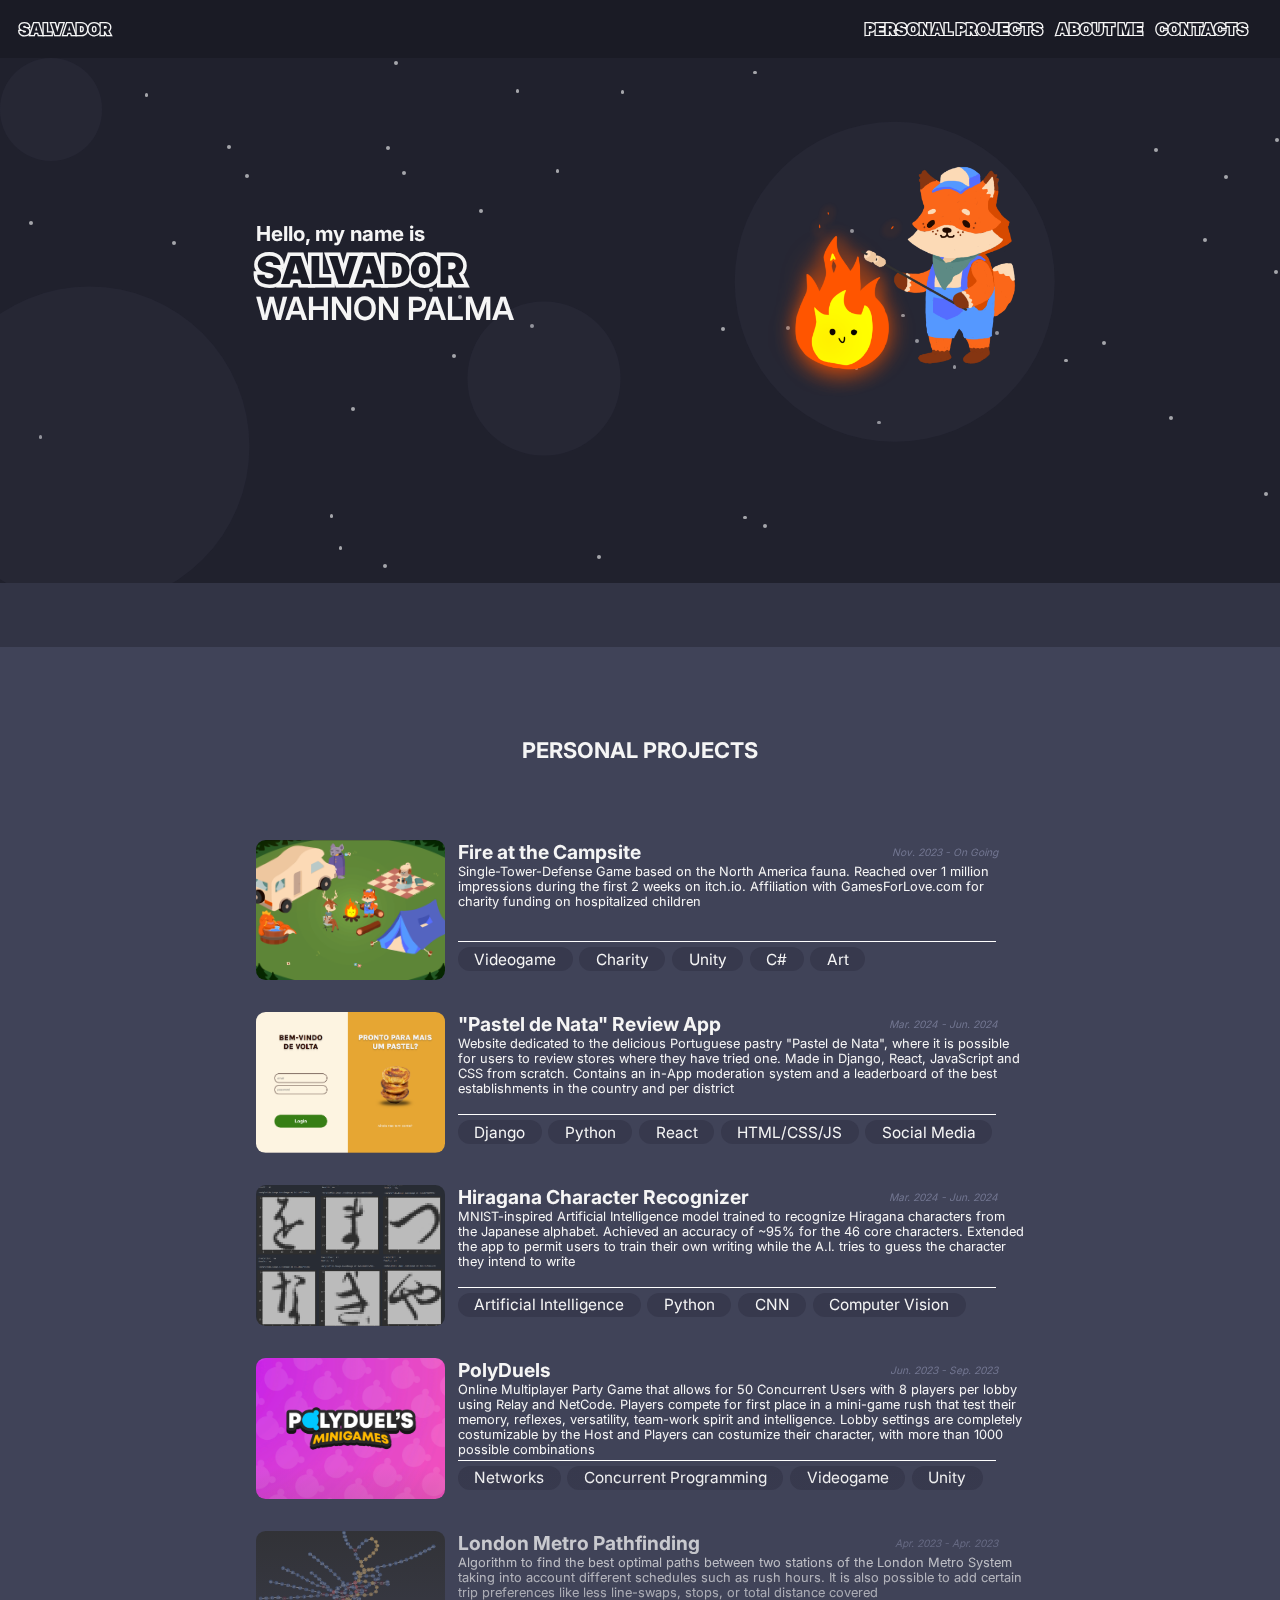
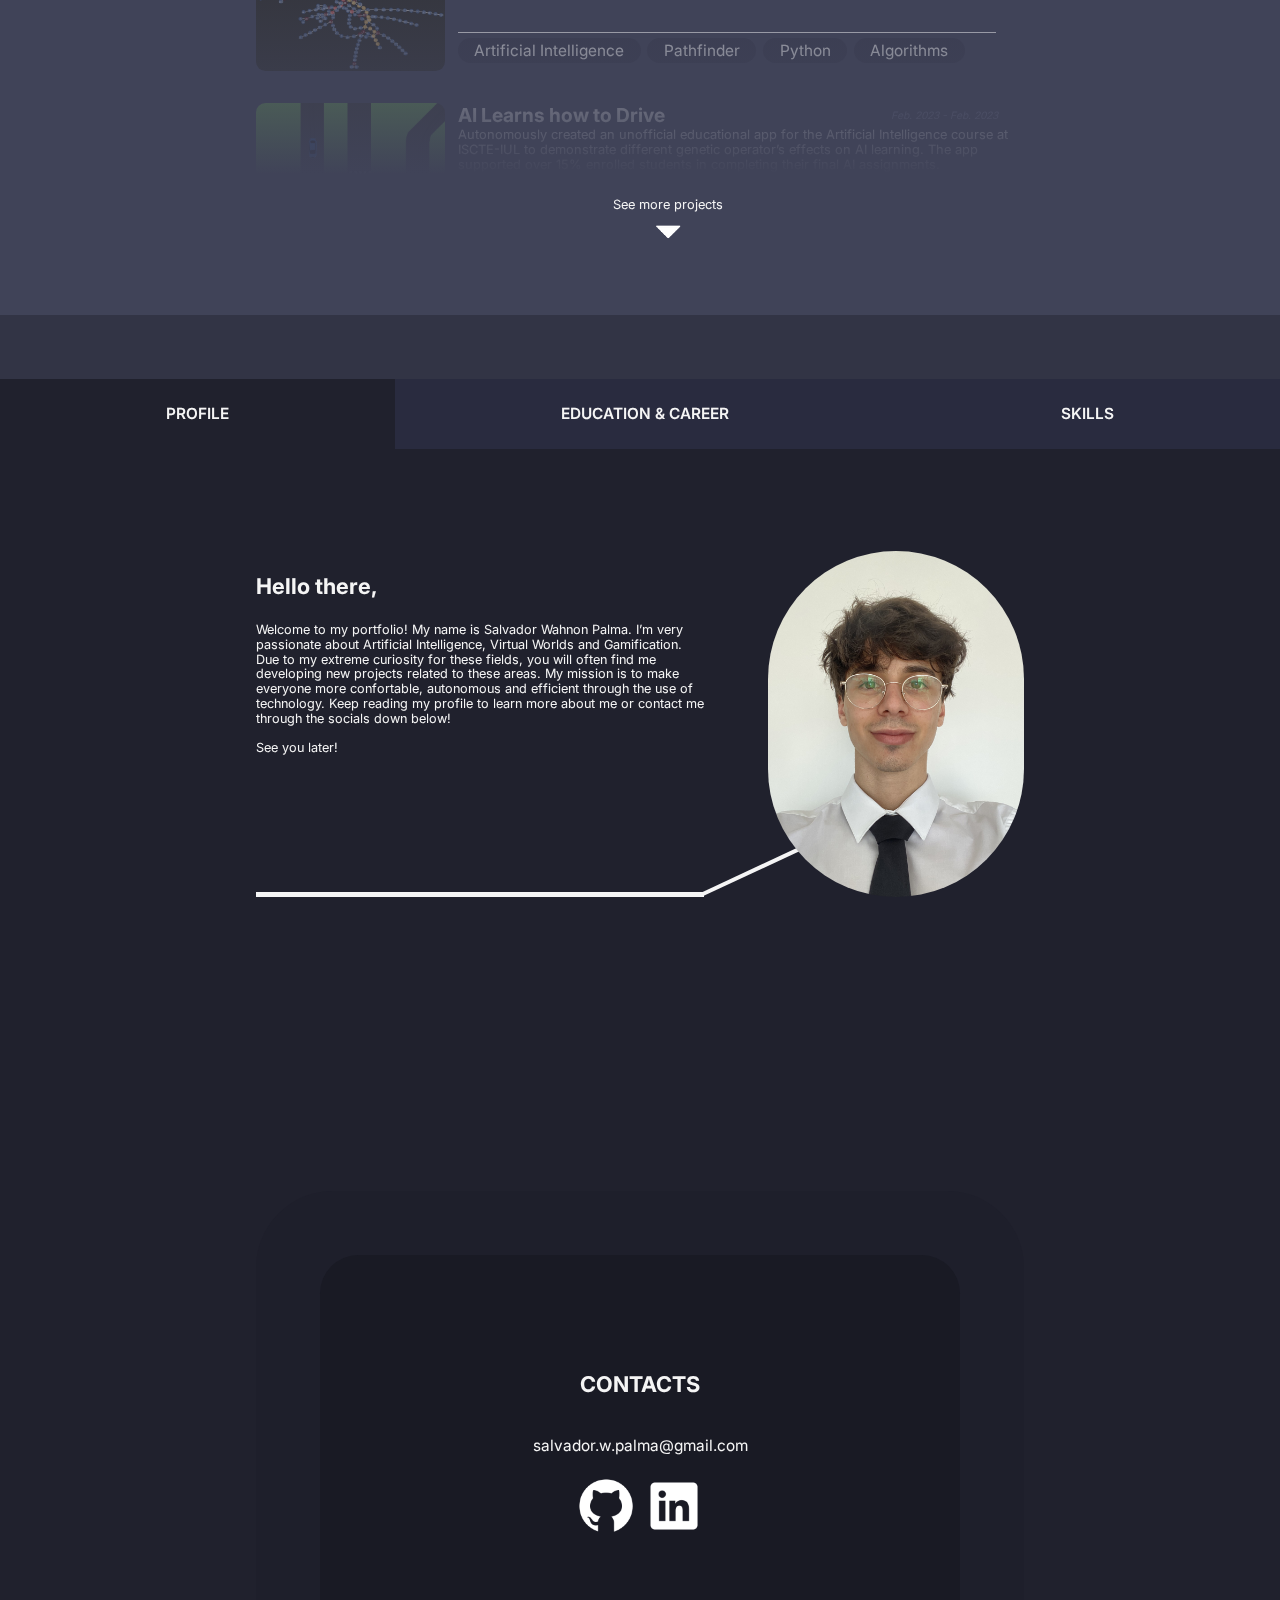
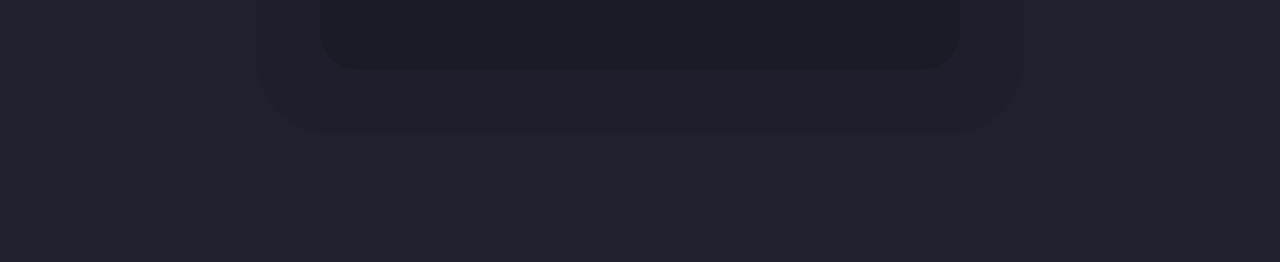
<file: index.html>
<!DOCTYPE html>
<html lang="en">

<head>
    <meta charset="utf-8">
    <meta name="viewport" content="width=device-width,initial-scale=1">
    <link rel="stylesheet" href="style.css">
    <script src="js/wiggle.js"></script>
    <link rel="icon" type="image/x-icon" href="img/Favico.png">
    <title>Salvador Palma</title>
    <title></title>
</head>

<body>

    <header>
        <span class="header-button prevent-select">
            <span>SALVADOR</span>
            <div>SALVADOR</div>
        </span>
        <nav class="prevent-select">
            <a href="#Personal-Projects" class="header-button">
                <span>PERSONAL PROJECTS</span>
                <div>PERSONAL PROJECTS</div>
            </a>
            <a href="#Information" class="header-button">
                <span>ABOUT ME</span>
                <div>ABOUT ME</div>
            </a>
            <a href="#Contacts" class="header-button">
                <span>CONTACTS</span>
                <div>CONTACTS</div>
            </a>
        </nav>

    </header>

    <div class="background-circle first wiggle"></div>
    <div class="background-circle second wiggle"></div>
    <div class="background-circle third wiggle"></div>


    <div class="background-circle fourth" id="follow-mouse"></div>
    <div id="star-container"></div>
    <div id="star-container2"></div>
    <div id="star-container3"></div>


    <section id="Hero">
        <div class="Hero-Name-Container prevent-select">
            <h4>Hello, my name is</h4>
            <span class="header-button">
                <span>SALVADOR</span>
                <div>SALVADOR</div>
            </span>
            <h1>WAHNON PALMA</h1>
        </div>
        <img class="prevent-select" src="img/Rowl.png">
    </section>
    <section class="Fade-Section"></section>

    <section id="Projects" class="expand">
        <h1 id="Personal-Projects">PERSONAL PROJECTS</h1>
        <div id="Project-Container">
            <div class="Project-Slots">
                <img src="img/Fire at the Campsite.png">
                <div>
                    <h4>Fire at the Campsite <i>Nov. 2023 - On Going</i></h4>
                    <span>Single-Tower-Defense Game based on the North America fauna. Reached over 1 million impressions during the first 2 weeks on itch.io. Affiliation with GamesForLove.com for charity funding on hospitalized children</span>
                    <div class="tag-container">
                        <div class="tag">Videogame</div>
                        <div class="tag">Charity</div>
                        <div class="tag">Unity</div>
                        <div class="tag">C#</div>
                        <div class="tag">Art</div>
                    </div>
                </div>
            </div>
            <div class="Project-Slots">
                <img src="img/Pastel2.png">
                <div>
                    <h4>"Pastel de Nata" Review App<i>Mar. 2024 - Jun. 2024</i></h4>
                    <span>Website dedicated to the  delicious Portuguese pastry "Pastel de Nata", where it is possible for users to review stores where they have tried one. Made in Django, React, JavaScript and CSS from scratch. Contains an in-App moderation system and a leaderboard of the best establishments in the country and per district</span>
                    <div class="tag-container">
                        <div class="tag">Django</div>
                        <div class="tag">Python</div>
                        <div class="tag">React</div>
                        <div class="tag">HTML/CSS/JS</div>
                        <div class="tag">Social Media</div>

                    </div>
                </div>
            </div>
            <div class="Project-Slots">
                <img src="img/Hiragana.png">
                <div>
                    <h4>Hiragana Character Recognizer<i>Mar. 2024 - Jun. 2024</i></h4>
                    <span>MNIST-inspired Artificial Intelligence model trained to recognize Hiragana characters from the Japanese alphabet. Achieved an accuracy of ~95% for the 46 core characters. Extended the app to permit users to train their own writing while the A.I. tries to guess the character they intend to write</span>
                    <div class="tag-container">
                        <div class="tag">Artificial Intelligence</div>
                        <div class="tag">Python</div>
                        <div class="tag">CNN</div>
                        <div class="tag">Computer Vision</div>

                    </div>
                </div>
            </div>
            <div class="Project-Slots">
                <img src="img/PolyDuels.png">
                <div>
                    <h4>PolyDuels <i>Jun. 2023 - Sep. 2023</i></h4>
                    <span>Online Multiplayer Party Game that allows for 50 Concurrent Users
                        with 8 players per lobby using Relay and NetCode. Players compete for first place in a mini-game rush that test their memory, reflexes, versatility, team-work spirit and intelligence. Lobby settings are completely costumizable by the Host and Players can costumize their character, with more than 1000 possible combinations</span>
                    <div class="tag-container">
                        <div class="tag">Networks</div>
                        <div class="tag">Concurrent Programming</div>
                        <div class="tag">Videogame</div>
                        <div class="tag">Unity</div>

                    </div>
                </div>
            </div>
            
            <div class="Project-Slots">
                <img src="img/London2.png">
                <div>
                    <h4>London Metro Pathfinding<i>Apr. 2023 - Apr. 2023</i></h4>
                    <span>Algorithm to find the best optimal paths between two stations of the London Metro System
                        taking into account different schedules such as rush hours. It is also possible to add certain
                        trip preferences like less line-swaps, stops, or total distance covered</span>
                    <div class="tag-container">
                        <div class="tag">Artificial Intelligence</div>
                        <div class="tag">Pathfinder</div>
                        <div class="tag">Python</div>
                        <div class="tag">Algorithms</div>

                    </div>
                </div>
            </div>
            <div class="Project-Slots">
                <img src="img/CarAI2.png">
                <div>
                    <h4>AI Learns how to Drive <i>Feb. 2023 - Feb. 2023</i></h4>
                    <span>Autonomously created an unofficial educational app for the Artificial Intelligence course at
                        ISCTE-IUL to demonstrate different genetic operator’s effects on AI learning. The app supported
                        over 15% enrolled students in completing their final AI assignments.</span>
                    <div class="tag-container">
                        <div class="tag">Artificial Intelligence</div>
                        <div class="tag">Education</div>
                        <div class="tag">Genetic Algorithms</div>
                        <div class="tag">C#</div>
                    </div>
                </div>
            </div>
            <div class="Project-Slots">
                <img src="img/Water.png">
                <div>
                    <h4>Interactive 2D Water Surface<i>Jan. 2023 - Feb. 2023</i></h4>
                    <span>Made an interactive water package through a spring system implementation for surface collision
                        simulation in 2D projects. Big versatily offered through parameterizable fields such as foam
                        height, wave dispersion/strength, stickiness and default wave behaviour</span>
                    <div class="tag-container">
                        <div class="tag">Simulation</div>
                        <div class="tag">Resource</div>
                        <div class="tag">Physics</div>

                    </div>
                </div>
            </div>
            <div class="Project-Slots">
                <img src="img/Robot.png">
                <div>
                    <h4>Re-Bot <i>Sep. 2022 - Dec. 2022</i></h4>
                    <span>Challenging platformer about an A.I Robot that can Reboot itself, sending him backwards in
                        time for a few seconds. Discoverable upgrades to unlock new movement options such as walljumps, double jumps, dashes, dash-resets, parries, etc... making the platforming progressively more fast-paced</span>
                    <div class="tag-container">
                        <div class="tag">Videogame</div>
                        <div class="tag">Level-Design</div>
                        <div class="tag">C#</div>
                        <div class="tag">Pixel-Art</div>

                    </div>
                </div>
            </div>
            <div class="Project-Slots">
                <img src="img/Ants.png">
                <div>
                    <h4>Ant Colony Simulation <i>Jun. 2022 - Jul. 2022</i></h4>
                    <span>Semi-Eulerian Simulation of an Ant Colony gathering resources through a simple individual pheromone perception system. Ants that search for food look for "To Food" pheromones while leaving others labeled "To Nest". The exact opposite is done by ants that do have the food and are looking for the nest. Resulting in a amusing short and versatile simulation</span>
                    <div class="tag-container">
                        <div class="tag">Simulation</div>
                        <div class="tag">Autonomous Agents</div>
                        <div class="tag">C#</div>

                    </div>
                </div>
            </div>
            <div class="Project-Slots">
                <img src="img/Archer.png">
                <div>
                    <h4>Archer <i>Jun. 2018 - Nov. 2018</i></h4>
                    <span>Videogame that I made when I was 15 and first got introduced to Game Development. It consists
                        of a Metroidvania where you play as an Archer trying to escape the seemingly infinite cave while
                        acquiring better equipment such as portal, platform, statis, and grappling hook arrows</span>
                    <div class="tag-container">
                        <div class="tag">Videogame</div>
                        <div class="tag">Metroid-Vania</div>
                        <div class="tag">C#</div>
                        <div class="tag">Pixel-Art</div>

                    </div>
                </div>
            </div>
            
            
            <div class="fade-content">
                <div id="Expand-Projects">
                    <span class="see">See more projects</span>
                    
                    <img src="img/Triangle.png">
                    <span class="collapse">Collapse project list</span>
                    

                </div>
            </div>

        </div>
    </section>
    <section class="Fade-Section"></section>
    <section id="Information">
        <nav id="Information-Tabs">
            <div name="Information-Profile" class="enabled">PROFILE</div>
            <div name="Information-Education">EDUCATION & CAREER</div>
            <div name="Information-Skills">SKILLS</div>

        </nav>
        <div id="Information-Profile" class="enabled info-content">
            <div>
                <h4>Hello there,</h4>
                <span>Welcome to my portfolio! My name is Salvador Wahnon Palma. I’m very passionate about Artificial
                    Intelligence, Virtual Worlds and Gamification. Due to my extreme curiosity for these fields, you will often find me developing new projects related to these areas. My mission is to make everyone more confortable, autonomous and efficient through the use of technology. Keep reading my profile to learn more about me or contact me through the socials down below!<br>
                    <br>See you later!</span>
            </div>
            <img src="img/Perfil.png">
            <div class="horizontal-line"></div>
            <div class="diagonal-line"></div>

        </div>
        <div id="Information-Education" class="info-content">
            <div class="education-slot">
                <b class="line-upper"></b>
                <i>2021 Out. - 2024 Jun.</i>
                <div></div>
                <h4>Computer Engineering BSc. at ISCTE-IUL</h4>
                <b class="line-below"></b>
                <span>
                    Final Score of 18.1/20 (~3.83 CGPA)<br>
                    <i>ISTA TOP TALENT</i> 2021/22 Award<br>
                    <i>ISTA TOP TALENT</i> 2022/23 Award<br>
                    <i>ISTA TOP TALENT</i> 2023/24 Award<br>

                </span>
            </div>
            <div class="education-slot">
                <b class="line-upper"></b>
                <i>2024 Feb. - 2024 Jun.</i>
                <div></div>
                <h4>Math Department Teaching Assistant at ISCTE-IUL</h4>
                <b class="line-below"></b>
                <span>
                    Assigned to the Optimization Course for Finance and Accounting,<br> Management and Marketing
                    Management Programmes

                </span>
            </div>
            <div class="education-slot">
                <b class="line-upper"></b>
                <i>2024 Out. - 2025 Jun.</i>
                <div></div>
                <h4>Artificial Intelligence PG at ISCTE-IUL</h4>
                <b class="line-below"></b>
                <span>Specialization in Speech and Natural Language Processing</span>
            </div>

            <div class="education-slot">
                <b class="line-upper"></b>
                <i>2024 Sep. - 2025 Jan.</i>
                <div></div>
                <h4>Japanese A2.2 Course at FLUL</h4>
                <b class="line-below"></b>
                <span>Obtained CEFR A2 Japanese Level, equivaling to JLPT N4</span>
            </div>
            <div class="education-slot">
                <b class="line-upper"></b>
                <i>2024 Sep. - 2025 Jun.</i>
                <div></div>
                <h4>Math Department Teaching Assistant at ISCTE-IUL</h4>
                <b class="line-below"></b>
                <span>Assigned to the Math and Optimization Courses for Finance and Accounting,<br> Management and
                    Marketing Management Programmes</span>
            </div>

            <div class="education-slot">
                <b class="line-upper"></b>
                <i>2025 Jan. - 2025 Feb.</i>
                <div></div>
                <h4>Intensive Japanese Language at Tokyo EF</h4>
                <b class="line-below"></b>
                <span>Homestayed a couple weeks in Tokyo while studying the language and culture</span>
            </div>



        </div>
        <div id="Information-Skills" class="info-content">
            <div class="skills-slot">
                <h4>Programming Language</h4>
                <span>
                    C#, Java, Python, HTML, CSS, SQL, Scala, C, ProLog, VB6
                </span>
            </div>
            <div class="skills-slot">
                <h4>Development Tools</h4>
                <span>
                    Unity Engine, OutSystems, phpMyAdmin, JuPyter Notebooks, Adobe Illustrator, Krita,
                </span>
            </div>
            <div class="skills-slot">
                <h4>Interpersonal</h4>
                <span>
                    Creative, Problem-Solver, Autonomous, Responsible
                </span>
            </div>
            <div class="skills-slot">
                <h4>Hobbies and Interests</h4>
                <span>
                    VR and Game-Development, Cooking, Language Learning, Illustration, Playing Piano, Volleyball
                </span>
            </div>
            <div class="skills-slot">
                <h4>Language</h4>
                <span>
                    Portuguese (Native)<br>
                    English (IELTS 8.0 ~CEFR C1)<br>
                    Japanese (CEFR A2 ~JLPT N4)<br>
                    Chinese (<i>Mandarin and Chinese Culture at ISCTE-IUL</i>)
                </span>
            </div>




        </div>

    </section>
    
    <section id="Contacts">
        <div>

        
            <h1>CONTACTS</h1>
            <a href="mailto:salvador.w.palma@gmail.com">salvador.w.palma@gmail.com</h5>
            <div>
                <a href="https://github.com/salvador-palma"><img src="img/GitHub.png"></a>
                <a href="https://www.linkedin.com/in/salvador-palma-8a2561252/"><img src="img/LinkedIn.png"> </a>
                
            </div>
        </div>
    </section>
</body>

</html>
</file>
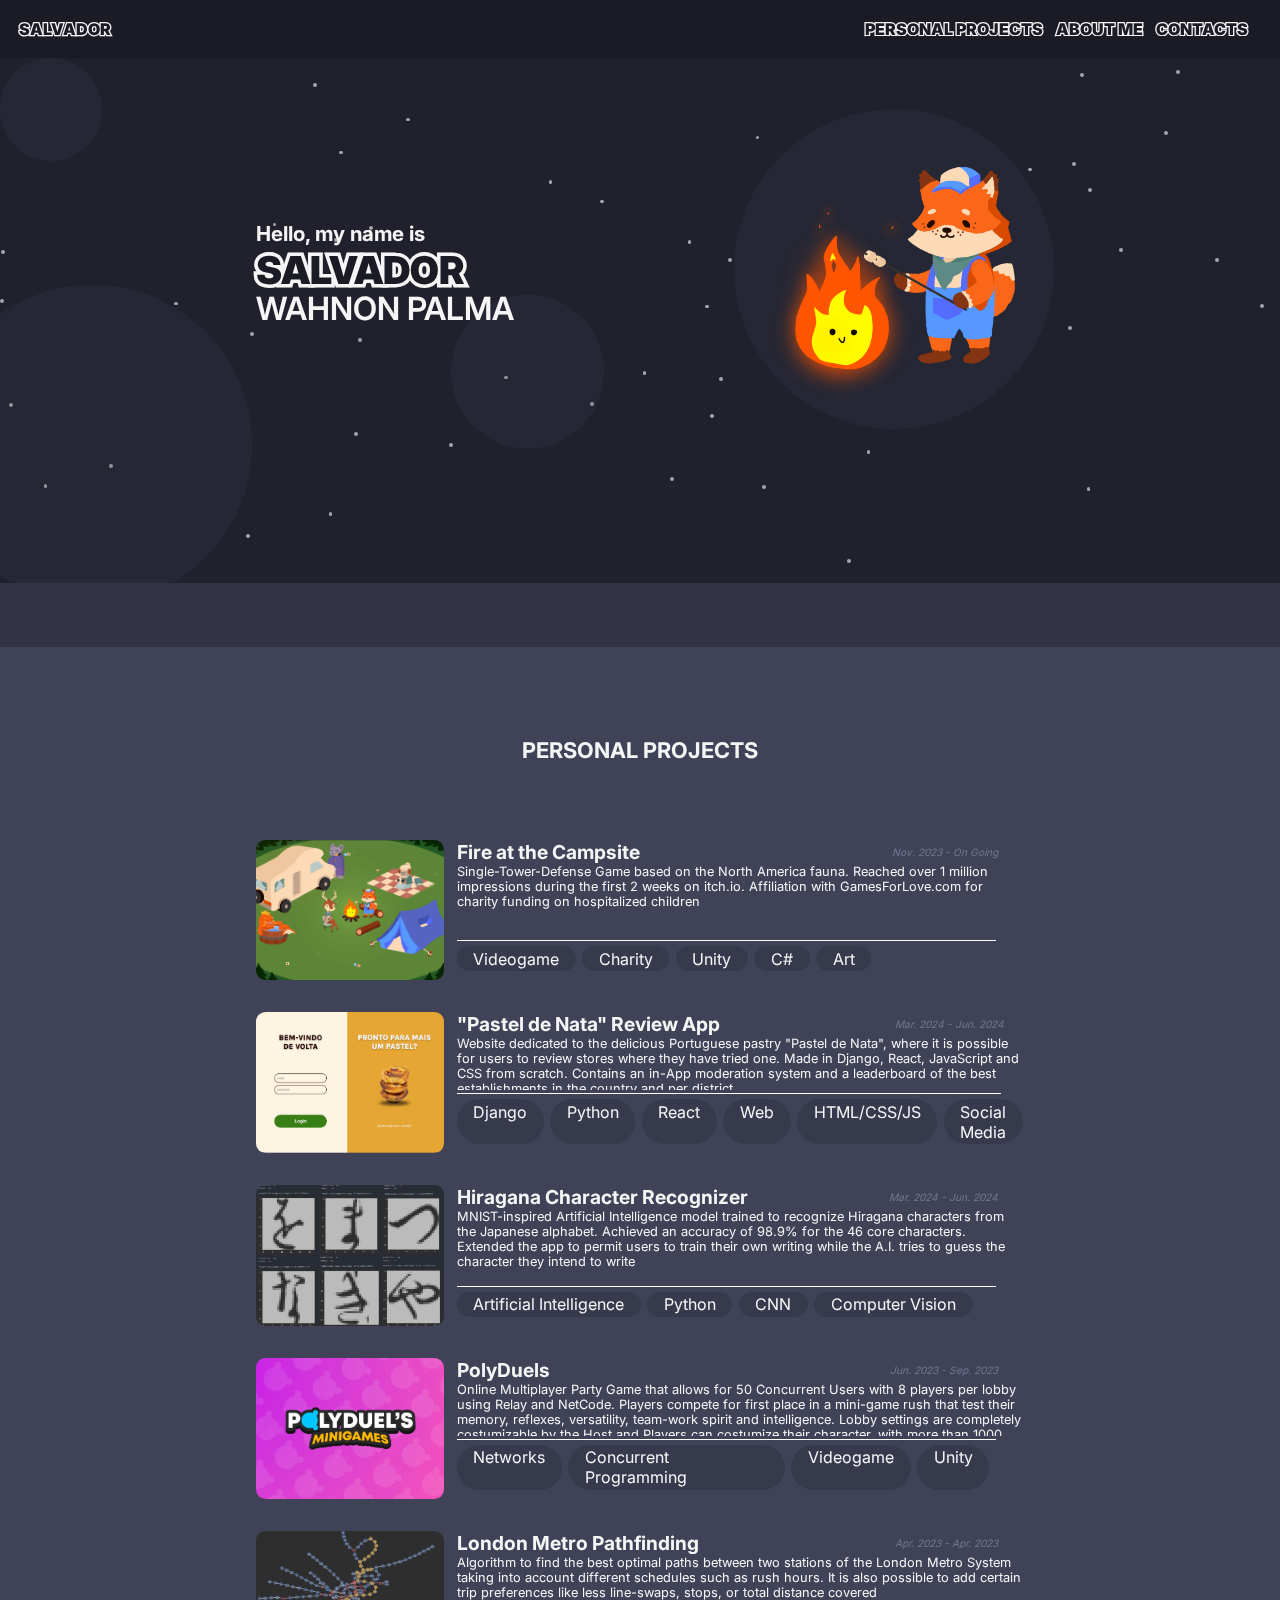
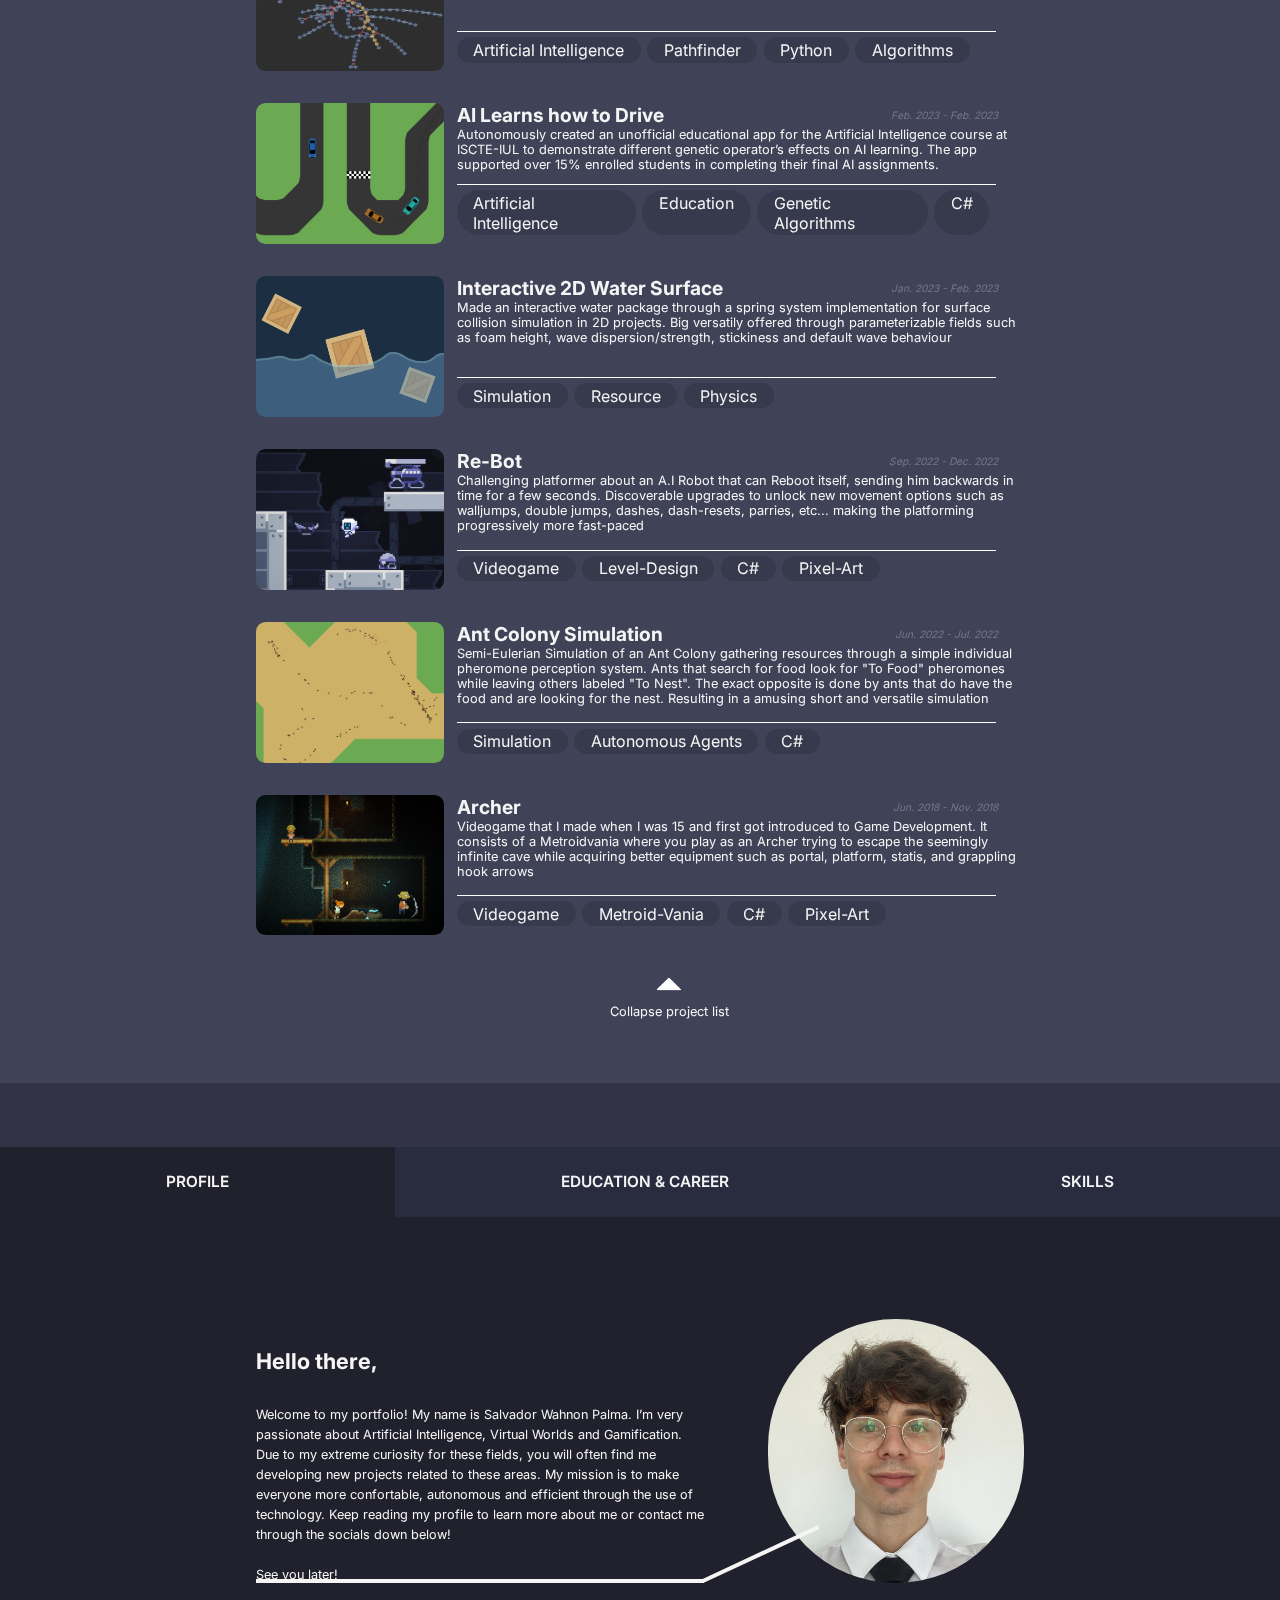
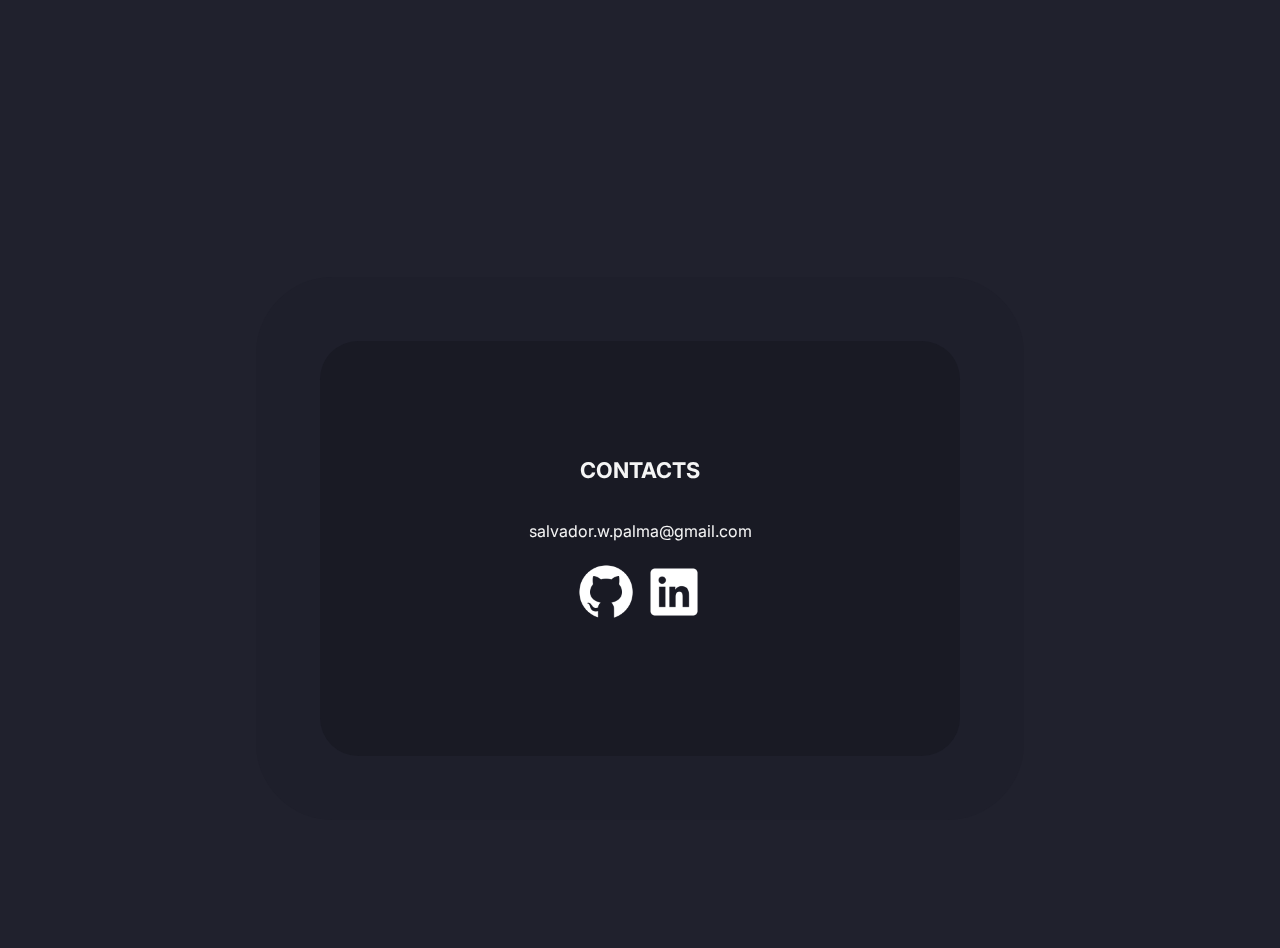
<file: html/index.html>
<!DOCTYPE html>
<html lang="en">

<head>
    <meta charset="utf-8">
    <meta name="viewport" content="width=device-width,initial-scale=1">
    <link rel="stylesheet" href="/css/style.css">
    <script src="/js/wiggle.js"></script>
    <title></title>
</head>

<body>

    <header>
        <span class="header-button prevent-select">
            <span>SALVADOR</span>
            <div>SALVADOR</div>
        </span>
        <nav class="prevent-select">
            <a href="#Personal-Projects" class="header-button">
                <span>PERSONAL PROJECTS</span>
                <div>PERSONAL PROJECTS</div>
            </a>
            <a href="#Information" class="header-button">
                <span>ABOUT ME</span>
                <div>ABOUT ME</div>
            </a>
            <a href="#Contacts" class="header-button">
                <span>CONTACTS</span>
                <div>CONTACTS</div>
            </a>
        </nav>

    </header>

    <div class="background-circle first wiggle"></div>
    <div class="background-circle second wiggle"></div>
    <div class="background-circle third wiggle"></div>


    <div class="background-circle fourth" id="follow-mouse"></div>
    <div id="star-container"></div>
    <div id="star-container2"></div>
    <div id="star-container3"></div>


    <section id="Hero">
        <div class="Hero-Name-Container prevent-select">
            <h4>Hello, my name is</h4>
            <span class="header-button">
                <span>SALVADOR</span>
                <div>SALVADOR</div>
            </span>
            <h1>WAHNON PALMA</h1>
        </div>
        <img class="prevent-select" src="/img/Rowl.png">
    </section>
    <section class="Fade-Section"></section>

    <section id="Projects" class="">
        <h1 id="Personal-Projects">PERSONAL PROJECTS</h1>
        <div id="Project-Container">
            <div class="Project-Slots">
                <img src="/img/Fire at the Campsite.png">
                <div>
                    <h4>Fire at the Campsite <i>Nov. 2023 - On Going</i></h4>
                    <span>Single-Tower-Defense Game based on the North America fauna. Reached over 1 million impressions during the first 2 weeks on itch.io. Affiliation with GamesForLove.com for charity funding on hospitalized children</span>
                    <div class="tag-container">
                        <div class="tag">Videogame</div>
                        <div class="tag">Charity</div>
                        <div class="tag">Unity</div>
                        <div class="tag">C#</div>
                        <div class="tag">Art</div>
                    </div>
                </div>
            </div>
            <div class="Project-Slots">
                <img src="/img/Pastel2.png">
                <div>
                    <h4>"Pastel de Nata" Review App<i>Mar. 2024 - Jun. 2024</i></h4>
                    <span>Website dedicated to the  delicious Portuguese pastry "Pastel de Nata", where it is possible for users to review stores where they have tried one. Made in Django, React, JavaScript and CSS from scratch. Contains an in-App moderation system and a leaderboard of the best establishments in the country and per district</span>
                    <div class="tag-container">
                        <div class="tag">Django</div>
                        <div class="tag">Python</div>
                        <div class="tag">React</div>
                        <div class="tag">Web</div>
                        <div class="tag">HTML/CSS/JS</div>
                        <div class="tag">Social Media</div>

                    </div>
                </div>
            </div>
            <div class="Project-Slots">
                <img src="/img/Hiragana.png">
                <div>
                    <h4>Hiragana Character Recognizer<i>Mar. 2024 - Jun. 2024</i></h4>
                    <span>MNIST-inspired Artificial Intelligence model trained to recognize Hiragana characters from the Japanese alphabet. Achieved an accuracy of 98.9% for the 46 core characters. Extended the app to permit users to train their own writing while the A.I. tries to guess the character they intend to write</span>
                    <div class="tag-container">
                        <div class="tag">Artificial Intelligence</div>
                        <div class="tag">Python</div>
                        <div class="tag">CNN</div>
                        <div class="tag">Computer Vision</div>

                    </div>
                </div>
            </div>
            <div class="Project-Slots">
                <img src="/img/PolyDuels.png">
                <div>
                    <h4>PolyDuels <i>Jun. 2023 - Sep. 2023</i></h4>
                    <span>Online Multiplayer Party Game that allows for 50 Concurrent Users
                        with 8 players per lobby using Relay and NetCode. Players compete for first place in a mini-game rush that test their memory, reflexes, versatility, team-work spirit and intelligence. Lobby settings are completely costumizable by the Host and Players can costumize their character, with more than 1000 possible combinations</span>
                    <div class="tag-container">
                        <div class="tag">Networks</div>
                        <div class="tag">Concurrent Programming</div>
                        <div class="tag">Videogame</div>
                        <div class="tag">Unity</div>

                    </div>
                </div>
            </div>
            
            <div class="Project-Slots">
                <img src="/img/London2.png">
                <div>
                    <h4>London Metro Pathfinding<i>Apr. 2023 - Apr. 2023</i></h4>
                    <span>Algorithm to find the best optimal paths between two stations of the London Metro System
                        taking into account different schedules such as rush hours. It is also possible to add certain
                        trip preferences like less line-swaps, stops, or total distance covered</span>
                    <div class="tag-container">
                        <div class="tag">Artificial Intelligence</div>
                        <div class="tag">Pathfinder</div>
                        <div class="tag">Python</div>
                        <div class="tag">Algorithms</div>

                    </div>
                </div>
            </div>
            <div class="Project-Slots">
                <img src="/img/CarAI2.png">
                <div>
                    <h4>AI Learns how to Drive <i>Feb. 2023 - Feb. 2023</i></h4>
                    <span>Autonomously created an unofficial educational app for the Artificial Intelligence course at
                        ISCTE-IUL to demonstrate different genetic operator’s effects on AI learning. The app supported
                        over 15% enrolled students in completing their final AI assignments.</span>
                    <div class="tag-container">
                        <div class="tag">Artificial Intelligence</div>
                        <div class="tag">Education</div>
                        <div class="tag">Genetic Algorithms</div>
                        <div class="tag">C#</div>
                    </div>
                </div>
            </div>
            <div class="Project-Slots">
                <img src="/img/Water.png">
                <div>
                    <h4>Interactive 2D Water Surface<i>Jan. 2023 - Feb. 2023</i></h4>
                    <span>Made an interactive water package through a spring system implementation for surface collision
                        simulation in 2D projects. Big versatily offered through parameterizable fields such as foam
                        height, wave dispersion/strength, stickiness and default wave behaviour</span>
                    <div class="tag-container">
                        <div class="tag">Simulation</div>
                        <div class="tag">Resource</div>
                        <div class="tag">Physics</div>

                    </div>
                </div>
            </div>
            <div class="Project-Slots">
                <img src="/img/Robot.png">
                <div>
                    <h4>Re-Bot <i>Sep. 2022 - Dec. 2022</i></h4>
                    <span>Challenging platformer about an A.I Robot that can Reboot itself, sending him backwards in
                        time for a few seconds. Discoverable upgrades to unlock new movement options such as walljumps, double jumps, dashes, dash-resets, parries, etc... making the platforming progressively more fast-paced</span>
                    <div class="tag-container">
                        <div class="tag">Videogame</div>
                        <div class="tag">Level-Design</div>
                        <div class="tag">C#</div>
                        <div class="tag">Pixel-Art</div>

                    </div>
                </div>
            </div>
            <div class="Project-Slots">
                <img src="/img/Ants.png">
                <div>
                    <h4>Ant Colony Simulation <i>Jun. 2022 - Jul. 2022</i></h4>
                    <span>Semi-Eulerian Simulation of an Ant Colony gathering resources through a simple individual pheromone perception system. Ants that search for food look for "To Food" pheromones while leaving others labeled "To Nest". The exact opposite is done by ants that do have the food and are looking for the nest. Resulting in a amusing short and versatile simulation</span>
                    <div class="tag-container">
                        <div class="tag">Simulation</div>
                        <div class="tag">Autonomous Agents</div>
                        <div class="tag">C#</div>

                    </div>
                </div>
            </div>
            <div class="Project-Slots">
                <img src="/img/Archer.png">
                <div>
                    <h4>Archer <i>Jun. 2018 - Nov. 2018</i></h4>
                    <span>Videogame that I made when I was 15 and first got introduced to Game Development. It consists
                        of a Metroidvania where you play as an Archer trying to escape the seemingly infinite cave while
                        acquiring better equipment such as portal, platform, statis, and grappling hook arrows</span>
                    <div class="tag-container">
                        <div class="tag">Videogame</div>
                        <div class="tag">Metroid-Vania</div>
                        <div class="tag">C#</div>
                        <div class="tag">Pixel-Art</div>

                    </div>
                </div>
            </div>
            
            
            <div class="fade-content">
                <div id="Expand-Projects">
                    <span class="see">See more projects</span>
                    
                    <img src="/img/Triangle.png">
                    <span class="collapse">Collapse project list</span>
                    

                </div>
            </div>

        </div>
    </section>
    <section class="Fade-Section"></section>
    <section id="Information">
        <nav id="Information-Tabs">
            <div name="Information-Profile" class="enabled">PROFILE</div>
            <div name="Information-Education">EDUCATION & CAREER</div>
            <div name="Information-Skills">SKILLS</div>

        </nav>
        <div id="Information-Profile" class="enabled info-content">
            <div>
                <h4>Hello there,</h4>
                <span>Welcome to my portfolio! My name is Salvador Wahnon Palma. I’m very passionate about Artificial
                    Intelligence, Virtual Worlds and Gamification. Due to my extreme curiosity for these fields, you will often find me developing new projects related to these areas. My mission is to make everyone more confortable, autonomous and efficient through the use of technology. Keep reading my profile to learn more about me or contact me through the socials down below!<br>
                    <br>See you later!</span>
            </div>
            <img src="/img/Perfil.png">
            <div class="horizontal-line"></div>
            <div class="diagonal-line"></div>

        </div>
        <div id="Information-Education" class="info-content">
            <div class="education-slot">
                <b class="line-upper"></b>
                <i>2021 Out. - 2024 Jun.</i>
                <div></div>
                <h4>Computer Engineering BSc. at ISCTE-IUL</h4>
                <b class="line-below"></b>
                <span>
                    Final Score of 18.1/20 (~3.83 CGPA)<br>
                    <i>ISTA TOP TALENT</i> 2021/22 Award<br>
                    <i>ISTA TOP TALENT</i> 2022/23 Award<br>
                    <i>ISTA TOP TALENT</i> 2023/24 Award<br>

                </span>
            </div>
            <div class="education-slot">
                <b class="line-upper"></b>
                <i>2024 Feb. - 2024 Jun.</i>
                <div></div>
                <h4>Math Department Teaching Assistant at ISCTE-IUL</h4>
                <b class="line-below"></b>
                <span>
                    Assigned to the Optimization Course for Finance and Accounting,<br> Management and Marketing
                    Management Programmes

                </span>
            </div>
            <div class="education-slot">
                <b class="line-upper"></b>
                <i>2024 Out. - 2025 Jun.</i>
                <div></div>
                <h4>Artificial Intelligence PG at ISCTE-IUL</h4>
                <b class="line-below"></b>
                <span>Published Article "The Consequences of Human Language in Natural Language Processing"</span>
            </div>

            <div class="education-slot">
                <b class="line-upper"></b>
                <i>2024 Sep. - 2025 Jan.</i>
                <div></div>
                <h4>Japanese A2 Course at FLUL</h4>
                <b class="line-below"></b>
                <span>Obtained CEFR A2 Japanese Level, equivaling to JLPT N4</span>
            </div>
            <div class="education-slot">
                <b class="line-upper"></b>
                <i>2024 Sep. - 2025 Jun.</i>
                <div></div>
                <h4>Math Department Teaching Assistant at ISCTE-IUL</h4>
                <b class="line-below"></b>
                <span>Assigned to the Math and Optimization Courses for Finance and Accounting,<br> Management and
                    Marketing Management Programmes</span>
            </div>

            <div class="education-slot">
                <b class="line-upper"></b>
                <i>2025 Jan. - 2025 Feb.</i>
                <div></div>
                <h4>Intensive Japanese Language at Tokyo EF</h4>
                <b class="line-below"></b>
                <span>Homestayed a couple weeks in Tokyo while studying the language and culture</span>
            </div>



        </div>
        <div id="Information-Skills" class="info-content">
            <div class="skills-slot">
                <h4>Programming Language</h4>
                <span>
                    C#, Java, Python, HTML, CSS, SQL, Scala, C, ProLog, VB6
                </span>
            </div>
            <div class="skills-slot">
                <h4>Development Tools</h4>
                <span>
                    Unity Engine, OutSystems, phpMyAdmin, JuPyter Notebooks, Adobe Illustrator, Krita,
                </span>
            </div>
            <div class="skills-slot">
                <h4>Interpersonal</h4>
                <span>
                    Creative, Problem-Solver, Autonomous, Responsible
                </span>
            </div>
            <div class="skills-slot">
                <h4>Hobbies and Interests</h4>
                <span>
                    VR and Game-Development, Cooking, Language Learning, Illustration, Playing Piano, Volleyball
                </span>
            </div>
            <div class="skills-slot">
                <h4>Language</h4>
                <span>
                    Portuguese (Native)<br>
                    English (IELTS 8.0 ~CEFR C1)<br>
                    Japanese (CEFR A2 ~JLPT N4)<br>
                    Chinese (<i>Mandarin and Chinese Culture at ISCTE-IUL</i>)
                </span>
            </div>




        </div>

    </section>
    
    <section id="Contacts">
        <div>

        
            <h1>CONTACTS</h1>
            <a href="mailto:salvador.w.palma@gmail.com">salvador.w.palma@gmail.com</h5>
            <div>
                <a href="https://github.com/salvador-palma"><img src="/img/GitHub.png"></a>
                <a href="https://www.linkedin.com/in/salvador-palma-8a2561252/"><img src="/img/LinkedIn.png"> </a>
                
            </div>
        </div>
    </section>
</body>

</html>
</file>
<file: style.css>
@font-face {
    font-family: Inter;
    src: url('Inter_Variable.ttf');
}
body{
    width:100vw;
    margin:0;
    padding: 0;
    background-color: #20212D;
    overflow-x: hidden;
    min-height: 100vw;
    scroll-behavior: smooth;
    font-family: Inter;
    
}
html{scroll-behavior: smooth;}
::-webkit-scrollbar {
    width: .6vw;
}
::-webkit-scrollbar-track {
    background: #20212D;
  }
  
  /* Handle */
  ::-webkit-scrollbar-thumb {
    background: #37394D;
    
  }
  
  /* Handle on hover */
  ::-webkit-scrollbar-thumb:hover {
    background: #ff9900;
  }

header{
    background-color: #1A1B25;
    display:flex;
    justify-content: space-between;
    padding: 1.5vw;
    padding-right: 2.5vw;
    &>nav{
        display: flex;
        &>a{
            margin-left:1vw;
        }
    }
}

.header-button{
    font-family: Inter;
    color:#1A1B25;
    font-weight:1000;
    position: relative;
    font-size: 1.25vw;
    &>span{
        position: relative;
        top:0;
        right:0;
        z-index: 1;
    }
    &>div{
        position: absolute;
        top:0;
        right:0;
        -webkit-text-stroke: 0.2vw whitesmoke;
    }
}
#star-container,#star-container2,#star-container3{
    
    width: 100%;
    height: 40vw;
    
    position: fixed;
    z-index:-2;
}
.star{
    aspect-ratio: 1;
    height: auto;
    width: .3vw;
    background-color: rgba(255, 255, 255, 0.6);
    border-radius: 100%;
    position: absolute;
    z-index:-2 !important;
    animation: fadeInOut 20s infinite;

}
@keyframes fadeInOut {
    0% {
      opacity: 0;
    }
    50% {
      opacity: 1;
    }
    100% {
      opacity: 0;
    }
  }
#Hero{ 
    display: flex;
    justify-content: space-between;
    padding:7vw 20vw 14vw 20vw;
    pointer-events: none;
    &>div{
        
        font-family: Inter;
        color:#1A1B25;
        display:flex;
        flex-direction: column;
        align-self: center;
        &>h4{
            color:whitesmoke;
            font-size: 1.6vw;
            font-weight:700;
            padding: .1vw 0;
            margin:0;
        }
        &>.header-button{
            
            width: min-content;
            font-size: 3vw;
            &>div{
                -webkit-text-stroke: .55vw whitesmoke;
            }
        }
        &>h1{
            color:whitesmoke;
            font-size: 2.5vw;
            font-weight:600;
            margin:0;
            transform: translateY(-.35vw);
        }

    }
    &>img{
        
        height:auto;
        
        width:20vw;
        z-index: 1;
        aspect-ratio: 1;
    }
}

.Fade-Section{
    background-color: #323445;
    width: 100vw;
    height: 5vw;
    z-index: 1;
    &.darken{
        background-color: #1e1f2b;
    }
}
#Projects{
    background-color: #404358;
    width: 100vw;
    height: fit-content;
    padding-bottom: 5vw;
    z-index: 1;
    color:whitesmoke;
    text-align: center;
    &>h1{
        margin: 0;
        padding-top: 7vw;
        font-size: 1.7vw;
    }
    &:not(.expand) .fade-content{
            width:100vw;  
            height:5vw;
            position:relative;
            transition: scale 0.3s ease-in-out;
            &>#Expand-Projects{
                position: absolute;
                bottom: 0;
                left: 50%;
                transform: translateX(-25%);
                transition: all .2s ease;
                cursor: pointer;
                display: flex;
                flex-direction: column;
                align-items: center;

                &>img{
                    height: auto; aspect-ratio: 1; width: 3vw;
                    transform: rotateZ(180deg);
                }
                &>span{
                    font-size: 1vw;
                }
                &>.see{
                    display: none;
                }
                &:hover{
                    transform: translateX(-25%) scale(1.1);
                }
            }
    }
    
    
    &.expand>#Project-Container{
        overflow: hidden;
        height:80vw;
        
        &>.fade-content{
            background:linear-gradient(transparent , #404358 80%);
            width:100vw;
            height:30vw;    
            position:absolute;
            left:0;
            bottom:0;
            transition: all 0.3s ease-in-out;
           
            opacity: 100%;

            &>#Expand-Projects{
                position: absolute;
                bottom: 0;
                left: 50%;
                transform: translateX(-25%);
                transition: all .2s ease;
                cursor: pointer;
                display: flex;
                flex-direction: column;
                align-items: center;

                &>img{
                    height: auto; aspect-ratio: 1; width: 3vw;
                }
                &>span{
                    font-size: 1vw;
                }
                &>.collapse{
                    display: none;
                }
                &:hover{
                    transform: translateX(-25%) scale(1.1);
                }
            }
        }
    }
    
    

}
#Project-Container{
    width: 100vw;
    padding-top:5vw;
    
    
    

    display: flex;
    flex-direction: column;
    justify-content: start;
    align-items: center;
    position: relative;


    
}
.Project-Slots{
    
    display: flex;
    margin-bottom: .5vw;
    width: 60%;
    height:11vw;
    position: relative;
    padding: 1vw;
    border-radius: 1vw;
    transition: all .2s ease;
    &:hover{
        background-color: #37394D;
        transform: scale(1.02);
        & .tag{
            background-color: #2d2f3f;
    
        }
    }
    
    
    &>img{
        
        object-fit: cover;
        width:25%;
        aspect-ratio: 4/3;
        height: auto;
        border-radius: .75vw;
    }
    &>div{
        transition: all 0.3s ease-in-out;
        margin-left: 1vw;
        height: 100%;
        width:75%;
        
        text-align: left;
        display: flex;
        flex-direction: column;
        padding-bottom: 2.6vw;
        &>h4{
            
            font-size: 1.5vw;
            position: relative;
            &>i{
                position: absolute;
                top:50%;
                right:0;
                transform: translate(-2vw,-50%);
                font-weight: 400;
                font-size: .8vw;
                color: #727691;
            }
            
            padding: 0;
            margin: 0;
        }
        &>span{
            flex-grow: 1;
            font-size: 1vw;
            width:100%;
            overflow-y: hidden;
            position: relative;
            &:before{
                display:none;
                content:'';
                width:100%;
                height:7.5vw;    
                position:absolute;
                left:0;
                top:0;
                transition: all 0.3s ease-in-out;
                background:linear-gradient(transparent 5vw, #404358);
                opacity: 100%;
            }
            
        }
        &>.tag-container{
            
            bottom: .4vw;
            width: 95%;
            margin-bottom: .7vw;
            display: flex;
            border-top:solid .1vw #fff;
            padding-top: .4vw;
            margin-top: .2vw;
            &>.tag{
                white-space: nowrap;
                background-color: #37394D;
                padding:.2vw 1.3vw;
                font-size: 1.2vw;
                height:fit-content;
                border-radius: 10vw;
                margin-right: .5vw;
                
            }
            
        }
        

    }
    &.expand{
        
        &>div{
            height: fit-content;            
            &>span:before{
                opacity: 0%;
                
            }
        }
    }

}


#Information{
    
    width: 100vw;
    height: fit-content;    
    padding-bottom: 5vw;
    z-index: 1;
    color:whitesmoke;
    text-align: center;
    &>nav{
        display: flex;
        width: 100%;
        justify-content: space-evenly;
        &>*{
            font-weight: 600;
            font-size: 1.2vw;
            background-color: #292B3F;
            flex-grow: 1;
            padding: 2vw 0;
            &.enabled{
                background-color: transparent;
            }
        }
    }
    &>div{

        &:not(.enabled){
            display: none;
        }
    }
}

.education-slot{
    display: grid;
    grid-template-columns: 4fr 5vw 5fr;
    text-align: left;
    
    
    
    &>i{
        text-align: right;
        grid-row: 2;
        grid-column: 1;
        font-size: 1.4vw;   
    }
    &>h4{
        margin:0;
        font-size: 1.3vw;
        grid-row: 2;
        grid-column: 3;
    }
    &>div{
        width:1vw;
        height: 1vw;
        border-radius: 5vw;
        background-color: #404358;
        justify-self: center;
        grid-row: 2;
        grid-column: 2;
    }
    &>span{
        padding-top: .1vw;
        font-size: .9vw;
        grid-column: 3;
        grid-row: 3;
    }
    &>.line-upper{
        width:.2vw;
        height: 2vw;
        align-self: center;
        grid-column:2;
        grid-row:1;
        background-color: #404358;
        justify-self: center;
    }
    &>.line-below{
        width:.2vw;
        height: calc(100% + 8vw);
        align-self: center;
        grid-column: 2;
        grid-row:3;
        background-color: #404358;
        justify-self: center;
    }
}
.skills-slot{
    display: flex;
    justify-content: center;
    align-items: top;
    margin-bottom: 2vw;
    padding-right:8vw;
    &>*{
        width:30vw;
    }
    
    &>h4{
        font-size: 1.3vw;
        margin: 0;
        text-align: right;
        padding-right: 5vw;
    }
    &>span{
        font-size: 1vw;
        text-align: left;
    }

}
#Information-Education{
    padding: 5vw 0;
    
}
#Information-Profile{
    display:flex;
    margin:8vw 10vw;
    justify-content: center;
    position: relative;
    height:27vw;
    &>div{
        text-align: left;
        line-height: 1vw;
        
        width:35vw;
        &>h4{
            font-size: 1.7vw;
        }
        &>span{
            font-size: .99vw;
        }
    }
    &>img{
        z-index: 2;
        margin-left: 5vw;
        aspect-ratio: 1 !important; 
        height: auto !important;
        width:20vw;
        object-position: 50% 30%;
        object-fit: cover;
        border-radius: 100vw;
    }
    &>.horizontal-line{
        position: absolute;
        width: 35vw;
        height: .35vw;
        background-color: whitesmoke;
        bottom:0;
        left:10vw;
        
    }
    &>.diagonal-line{
        position: absolute;
        width: 10vw;
        height: .35vw;
        background-color: whitesmoke;
        bottom:0;
        left:45.4vw;
        transform: rotateZ(-25deg) translate(0,-2.31vw);
        
        
    }
}
#Information-Skills{
    padding-top: 7vw;
    display: flex;
    flex-direction: column;
    justify-content: center;
    
}
.info-content{
    opacity: 0;
    transition: all .2s ease;
    &.enabled{
        opacity: 1;
    }
}

#Contacts{
    
    background-color: #1e1f2b;
    padding: 5vw;
    width: 50vw;
    margin: auto;
    margin-bottom: 10vw;
    margin-top: 10vw;
    border-radius: 6vw;
    &>div{
        border-radius: 3vw;
        background-color: #191a24;
        width: 100%;
        margin: auto;
        height: fit-content;
        padding-bottom: 10vw;
        padding-top: 2vw;
        z-index: 1;
        color:whitesmoke;
        text-align: center;
        &>h1{
            margin: 0;
            padding-top: 7vw;
            margin-bottom: 3vw;
            font-size: 1.7vw;
        }
        
        & > div{
            margin-top: 1.5vw;
            & > a > img{
                height: auto;
                aspect-ratio: 1;
                width: 5vw;
            }
        }
        &>a{
            font-size: 1.2vw;
            color:whitesmoke;
            text-decoration: none;
            &:active{
                color:whitesmoke;
            }
            &:visited{
                color:whitesmoke;
            }
        }
    }
    
}

.background-circle{
    aspect-ratio: 1;
    height: auto;
    width: 5vw;
    background-color: rgba(64, 67, 88, 0.18);
    border-radius: 100%;
    position: absolute;
    z-index:-1;
    &:hover{
        display: none;
        transform: scale(1.1);
    }
    &.first{
        left:58%;
        width:25vw;
        top:9vw;
    }
    &.second{
        
        left:-5%;
        width: 25vw;
        top:23vw;
    }
    &.third{
        width: 12vw;
        left:36%;
        top:23vw;
    }
    &.fourth{
        width: 8vw;
        height: 8vw;
        transition: transform 0.08s ease;
        pointer-events: none;
        z-index: -1;
    }

    
    
}

.prevent-select {
    -webkit-user-select: none; /* Safari */
    -ms-user-select: none; /* IE 10 and IE 11 */
    user-select: none; /* Standard syntax */
  }
</file>
<file: css/style.css>
@font-face {
    font-family: Inter;
    src: url('/fonts/Inter_Variable.ttf');
}
body{
    width:100vw;
    margin:0;
    padding: 0;
    background-color: #20212D;
    overflow-x: hidden;
    min-height: 100vw;
    scroll-behavior: smooth;
    font-family: Inter;
    
}
html{scroll-behavior: smooth;}
::-webkit-scrollbar {
    width: .6vw;
}
::-webkit-scrollbar-track {
    background: #20212D;
  }
  
  /* Handle */
  ::-webkit-scrollbar-thumb {
    background: #37394D;
    
  }
  
  /* Handle on hover */
  ::-webkit-scrollbar-thumb:hover {
    background: #ff9900;
  }

header{
    background-color: #1A1B25;
    display:flex;
    justify-content: space-between;
    padding: 1.5vw;
    padding-right: 2.5vw;
    &>nav{
        display: flex;
        &>a{
            margin-left:1vw;
        }
    }
}

.header-button{
    font-family: Inter;
    color:#1A1B25;
    font-weight:1000;
    position: relative;
    font-size: 1.25vw;
    &>span{
        position: relative;
        top:0;
        right:0;
        z-index: 1;
    }
    &>div{
        position: absolute;
        top:0;
        right:0;
        -webkit-text-stroke: 0.2vw whitesmoke;
    }
}
#star-container,#star-container2,#star-container3{
    
    width: 100%;
    height: 40vw;
    
    position: fixed;
    z-index:-2;
}
.star{
    aspect-ratio: 1;
    height: auto;
    width: .3vw;
    background-color: rgba(255, 255, 255, 0.6);
    border-radius: 100%;
    position: absolute;
    z-index:-2 !important;
    animation: fadeInOut 20s infinite;

}
@keyframes fadeInOut {
    0% {
      opacity: 0;
    }
    50% {
      opacity: 1;
    }
    100% {
      opacity: 0;
    }
  }
#Hero{ 
    display: flex;
    justify-content: space-between;
    padding:7vw 20vw 14vw 20vw;
    pointer-events: none;
    &>div{
        
        font-family: Inter;
        color:#1A1B25;
        display:flex;
        flex-direction: column;
        align-self: center;
        &>h4{
            color:whitesmoke;
            font-size: 1.6vw;
            font-weight:700;
            padding: .1vw 0;
            margin:0;
        }
        &>.header-button{
            
            width: min-content;
            font-size: 3vw;
            &>div{
                -webkit-text-stroke: .55vw whitesmoke;
            }
        }
        &>h1{
            color:whitesmoke;
            font-size: 2.5vw;
            font-weight:600;
            margin:0;
            transform: translateY(-.35vw);
        }

    }
    &>img{
        
        height:auto;
        
        width:20vw;
        z-index: 1;
        aspect-ratio: 1;
    }
}

.Fade-Section{
    background-color: #323445;
    width: 100vw;
    height: 5vw;
    z-index: 1;
    &.darken{
        background-color: #1e1f2b;
    }
}
#Projects{
    background-color: #404358;
    width: 100vw;
    height: fit-content;
    padding-bottom: 5vw;
    z-index: 1;
    color:whitesmoke;
    text-align: center;
    &>h1{
        margin: 0;
        padding-top: 7vw;
        font-size: 1.7vw;
    }
    &:not(.expand) .fade-content{
            width:100vw;  
            height:5vw;
            position:relative;
            transition: scale 0.3s ease-in-out;
            &>#Expand-Projects{
                position: absolute;
                bottom: 0;
                left: 50%;
                transform: translateX(-25%);
                transition: all .2s ease;
                cursor: pointer;
                display: flex;
                flex-direction: column;
                align-items: center;

                &>img{
                    height: auto; aspect-ratio: 1; width: 3vw;
                    transform: rotateZ(180deg);
                }
                &>span{
                    font-size: 1vw;
                }
                &>.see{
                    display: none;
                }
                &:hover{
                    transform: translateX(-25%) scale(1.1);
                }
            }
    }
    
    
    &.expand>#Project-Container{
        overflow: hidden;
        height:80vw;
        
        &>.fade-content{
            background:linear-gradient(transparent , #404358 80%);
            width:100vw;
            height:30vw;    
            position:absolute;
            left:0;
            bottom:0;
            transition: all 0.3s ease-in-out;
           
            opacity: 100%;

            &>#Expand-Projects{
                position: absolute;
                bottom: 0;
                left: 50%;
                transform: translateX(-25%);
                transition: all .2s ease;
                cursor: pointer;
                display: flex;
                flex-direction: column;
                align-items: center;

                &>img{
                    height: auto; aspect-ratio: 1; width: 3vw;
                }
                &>span{
                    font-size: 1vw;
                }
                &>.collapse{
                    display: none;
                }
                &:hover{
                    transform: translateX(-25%) scale(1.1);
                }
            }
        }
    }
    
    

}
#Project-Container{
    width: 100vw;
    padding-top:5vw;
    
    
    

    display: flex;
    flex-direction: column;
    justify-content: start;
    align-items: center;
    position: relative;


    
}
.Project-Slots{
    
    display: flex;
    margin-bottom: .5vw;
    width: 60%;
    height:11vw;
    position: relative;
    padding: 1vw;
    border-radius: 1vw;
    transition: all .2s ease;
    &:hover{
        background-color: #37394D;
        transform: scale(1.02);
        & .tag{
            background-color: #2d2f3f;
    
        }
    }
    
    
    &>img{
        
        object-fit: cover;
        width:25%;
        aspect-ratio: 4/3;
        height: auto;
        border-radius: .75vw;
    }
    &>div{
        transition: all 0.3s ease-in-out;
        margin-left: 1vw;
        height: 100%;
        
        text-align: left;
        display: flex;
        flex-direction: column;
        padding-bottom: 2.6vw;
        &>h4{
            
            font-size: 1.5vw;
            position: relative;
            &>i{
                position: absolute;
                top:50%;
                right:0;
                transform: translate(-2vw,-50%);
                font-weight: 400;
                font-size: .8vw;
                color: #727691;
            }
            
            padding: 0;
            margin: 0;
        }
        &>span{
            flex-grow: 1;
            font-size: 1vw;
            width:100%;
            overflow-y: hidden;
            position: relative;
            &:before{
                display:none;
                content:'';
                width:100%;
                height:7.5vw;    
                position:absolute;
                left:0;
                top:0;
                transition: all 0.3s ease-in-out;
                background:linear-gradient(transparent 5vw, #404358);
                opacity: 100%;
            }
            
        }
        &>.tag-container{
            
            bottom: .4vw;
            width: 95%;
            margin-bottom: .7vw;
            
        }
        

    }
    &.expand{
        
        &>div{
            height: fit-content;            
            &>span:before{
                opacity: 0%;
                
            }
        }
    }

}


#Information{
    
    width: 100vw;
    height: fit-content;    
    padding-bottom: 5vw;
    z-index: 1;
    color:whitesmoke;
    text-align: center;
    &>nav{
        display: flex;
        width: 100%;
        justify-content: space-evenly;
        &>*{
            font-weight: 600;
            font-size: 1.2vw;
            background-color: #292B3F;
            flex-grow: 1;
            padding: 2vw 0;
            &.enabled{
                background-color: transparent;
            }
        }
    }
    &>div{

        &:not(.enabled){
            display: none;
        }
    }
}

.education-slot{
    display: grid;
    grid-template-columns: 4fr 5vw 5fr;
    text-align: left;
    
    
    
    &>i{
        text-align: right;
        grid-row: 2;
        grid-column: 1;
    }
    &>h4{
        margin:0;
        font-size: 1.3vw;
        grid-row: 2;
        grid-column: 3;
    }
    &>div{
        width:1vw;
        height: 1vw;
        border-radius: 5vw;
        background-color: #404358;
        justify-self: center;
        grid-row: 2;
        grid-column: 2;
    }
    &>span{
        padding-top: .1vw;
        font-size: .9vw;
        grid-column: 3;
        grid-row: 3;
    }
    &>.line-upper{
        width:.2vw;
        height: 2vw;
        align-self: center;
        grid-column:2;
        grid-row:1;
        background-color: #404358;
        justify-self: center;
    }
    &>.line-below{
        width:.2vw;
        height: calc(100% + 8vw);
        align-self: center;
        grid-column: 2;
        grid-row:3;
        background-color: #404358;
        justify-self: center;
    }
}
.skills-slot{
    display: flex;
    justify-content: center;
    align-items: top;
    margin-bottom: 2vw;
    padding-right:8vw;
    &>*{
        width:30vw;
    }
    &>h4{
        font-size: 1.3vw;
        margin: 0;
        text-align: right;
        padding-right: 5vw;
    }
    &>span{
        font-size: 1vw;
        text-align: left;
    }

}
#Information-Education{
    padding: 5vw 0;
}
#Information-Profile{
    display:flex;
    margin:8vw 10vw;
    justify-content: center;
    position: relative;
    &>div{
        text-align: left;
        width:35vw;
        &>h4{
            font-size: 1.7vw;
        }
        &>span{
            font-size: .99vw;
        }
    }
    &>img{
        margin-left: 5vw;
        aspect-ratio: 1;
        height: auto;
        width:20vw;
        object-position: 50% 30%;
        object-fit: cover;
        border-radius: 100vw;
    }
    &>.horizontal-line{
        position: absolute;
        width: 35vw;
        height: .35vw;
        background-color: whitesmoke;
        bottom:0;
        left:10vw;
        
    }
    &>.diagonal-line{
        position: absolute;
        width: 10vw;
        height: .35vw;
        background-color: whitesmoke;
        bottom:0;
        left:45.4vw;
        transform: rotateZ(-25deg) translate(0,-2.31vw);
        
        
    }
}
#Information-Skills{
    padding-top: 7vw;
    display: flex;
    flex-direction: column;
    justify-content: center;
    
}
.info-content{
    opacity: 0;
    transition: all .2s ease;
    &.enabled{
        opacity: 1;
    }
}

#Contacts{
    
    background-color: #1e1f2b;
    padding: 5vw;
    width: 50vw;
    margin: auto;
    margin-bottom: 10vw;
    margin-top: 10vw;
    border-radius: 6vw;
    &>div{
        border-radius: 3vw;
        background-color: #191a24;
        width: 100%;
        margin: auto;
        height: fit-content;
        padding-bottom: 10vw;
        padding-top: 2vw;
        z-index: 1;
        color:whitesmoke;
        text-align: center;
        &>h1{
            margin: 0;
            padding-top: 7vw;
            margin-bottom: 3vw;
            font-size: 1.7vw;
        }
        
        & > div{
            margin-top: 1.5vw;
            & > a > img{
                height: auto;
                aspect-ratio: 1;
                width: 5vw;
            }
        }
        &>a{
            color:whitesmoke;
            text-decoration: none;
            &:active{
                color:whitesmoke;
            }
            &:visited{
                color:whitesmoke;
            }
        }
    }
    
}
.tag-container{
    display: flex;
    border-top:solid .1vw #fff;
    padding-top: .4vw;
    margin-top: .2vw;
    &>.tag{
        background-color: #37394D;
        padding:.2vw 1.3vw;
        border-radius: 10vw;
        margin-right: .5vw;

    }
}
.background-circle{
    aspect-ratio: 1;
    height: auto;
    width: 5vw;
    background-color: rgba(64, 67, 88, 0.18);
    border-radius: 100%;
    position: absolute;
    z-index:-1;
    &:hover{
        display: none;
        transform: scale(1.1);
    }
    &.first{
        left:58%;
        width:25vw;
        top:9vw;
    }
    &.second{
        
        left:-5%;
        width: 25vw;
        top:23vw;
    }
    &.third{
        width: 12vw;
        left:36%;
        top:23vw;
    }
    &.fourth{
        width: 8vw;
        height: 8vw;
        transition: transform 0.08s ease;
        pointer-events: none;
        z-index: -1;
    }

    
    
}

.prevent-select {
    -webkit-user-select: none; /* Safari */
    -ms-user-select: none; /* IE 10 and IE 11 */
    user-select: none; /* Standard syntax */
  }
</file>
